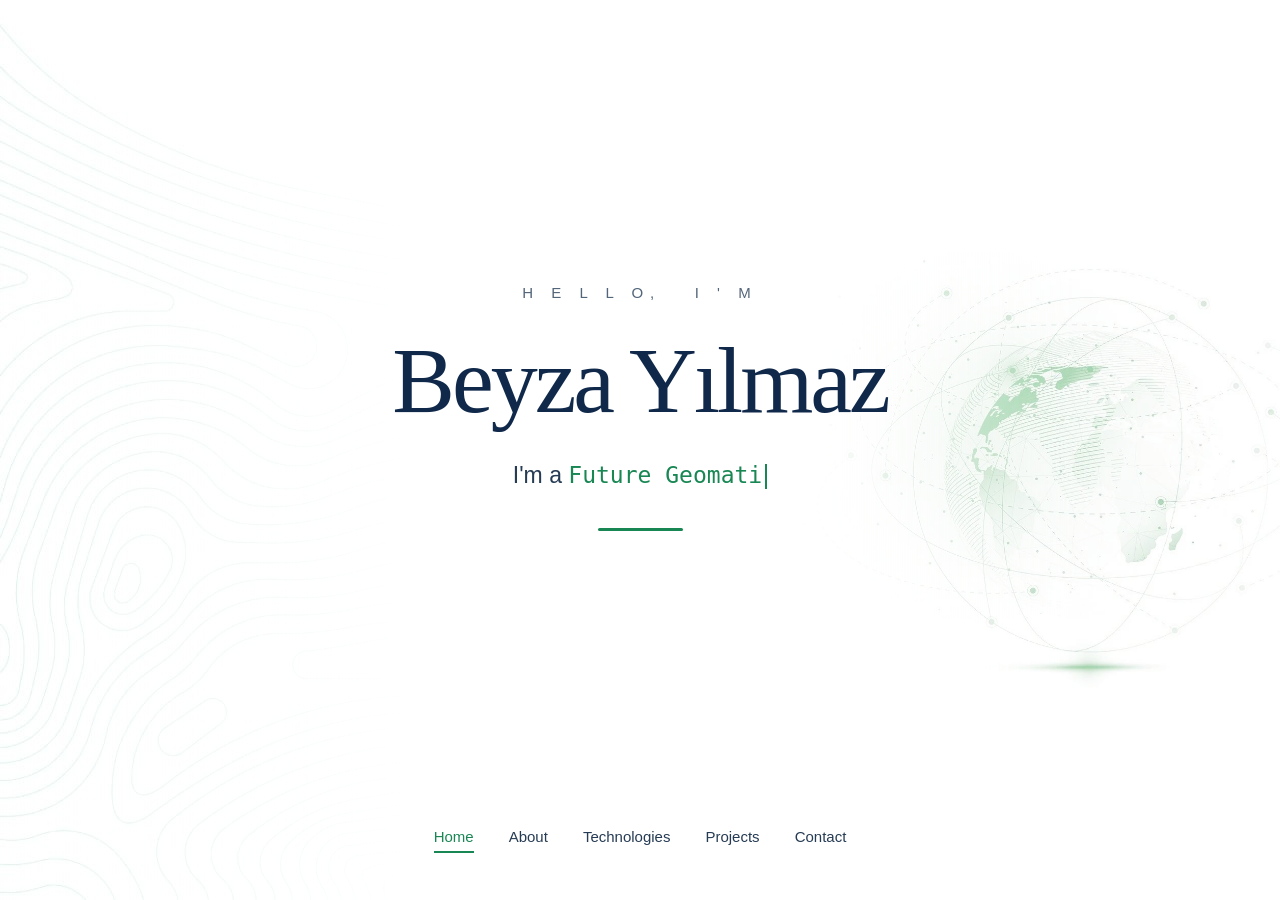
<file: index.html>
<!DOCTYPE html>
<html lang="en">
<head>
    <meta charset="UTF-8">
    <meta name="viewport" content="width=device-width, initial-scale=1.0">
    <title>Beyza Yılmaz | Personal Website</title>

    <style>
        * {
            margin: 0;
            padding: 0;
            box-sizing: border-box;
        }

        body {
            font-family: Arial, sans-serif;
            background: #fff;
            color: #10294b;
        }

        .home {
            min-height: 100vh;
            min-height: 100svh;
            position: relative;
            display: flex;
            align-items: center;
            justify-content: center;
            overflow: hidden;
            padding: 40px 20px 125px;
        }

        /* Decorative images */
        .left-image {
            position: absolute;
            left: 0;
            top: 0;
            height: 100%;
            width: 32%;
            object-fit: cover;
            object-position: left center;
            opacity: 0.45;
            pointer-events: none;
            mask-image: linear-gradient(to right, black, transparent);
            -webkit-mask-image: linear-gradient(to right, black, transparent);
        }

        .globe-image {
            position: absolute;
            right: -65px;
            top: 50%;
            transform: translateY(-50%);
            width: min(43vw, 570px);
            height: auto;
            opacity: 0.55;
            pointer-events: none;
            mask-image: linear-gradient(to left, black 50%, transparent);
            -webkit-mask-image: linear-gradient(to left, black 50%, transparent);
        }

        /* Main introduction */
        .intro {
            position: relative;
            z-index: 1;
            text-align: center;
            width: 100%;
            max-width: 900px;
        }

        .hello {
            font-size: 15px;
            letter-spacing: 7px;
            margin-bottom: 25px;
            color: #53657a;
        }

        h1 {
            font-family: Georgia, "Times New Roman", serif;
            font-weight: normal;
            font-size: clamp(48px, 7.5vw, 94px);
            letter-spacing: -3px;
            margin-bottom: 28px;
        }

        .subtitle {
            font-size: clamp(16px, 2.1vw, 23px);
            color: #263b54;
            min-height: 34px;
        }

        #typed-text {
            color: #198754;
            font-family: monospace;
        }

        .cursor {
            display: inline-block;
            width: 2px;
            height: 25px;
            background: #198754;
            margin-left: 3px;
            vertical-align: middle;
            animation: blink 0.8s steps(2, start) infinite;
        }

        .accent-line {
            width: 85px;
            height: 3px;
            background: #198754;
            margin: 32px auto 0;
            border-radius: 5px;
        }

        /* Bottom navigation */
        .navigation {
            position: absolute;
            z-index: 2;
            bottom: 45px;
            left: 0;
            width: 100%;
            display: flex;
            justify-content: center;
            align-items: center;
            flex-wrap: wrap;
            gap: 35px;
            padding: 0 20px;
        }

        .navigation a {
            position: relative;
            text-decoration: none;
            color: #263b54;
            font-size: 15px;
            padding: 10px 0;
            transition: color 0.25s ease;
        }

        .navigation a::after {
            content: "";
            position: absolute;
            bottom: 2px;
            left: 0;
            width: 0;
            height: 2px;
            background: #198754;
            transition: width 0.3s ease;
        }

        .navigation a:hover,
        .navigation a.active {
            color: #198754;
        }

        .navigation a:hover::after,
        .navigation a.active::after {
            width: 100%;
        }

        @keyframes blink {
            50% { opacity: 0; }
        }

        /* Responsive layout */
        @media (max-width: 650px) {
            .home {
                padding-bottom: 145px;
            }

            h1 {
                letter-spacing: -1.5px;
            }

            .hello {
                font-size: 12px;
                letter-spacing: 5px;
            }

            .left-image {
                width: 40%;
                opacity: 0.3;
            }

            .globe-image {
                width: 65vw;
                right: -100px;
                opacity: 0.25;
            }

            .navigation {
                bottom: 20px;
                gap: 12px 22px;
            }

            .navigation a {
                font-size: 13px;
            }
        }

        @media (prefers-reduced-motion: reduce) {
            .cursor {
                animation: none;
            }

            .navigation a,
            .navigation a::after {
                transition: none;
            }
        }
    </style>
</head>

<body>
    <main class="home">

        <img
            src="images/leftside.jpg"
            alt=""
            class="left-image"
        >

        <img
            src="images/globe.jpg"
            alt=""
            class="globe-image"
        >

        <section class="intro">
            <p class="hello">H E L L O, &nbsp; I ' M</p>

            <h1>Beyza Yılmaz</h1>

            <p class="subtitle">
                I'm a <span id="typed-text"></span><span class="cursor"></span>
            </p>

            <div class="accent-line"></div>
        </section>

        <nav class="navigation">
            <a href="index.html" class="active">Home</a>
            <a href="about.html">About</a>
            <a href="technologies.html">Technologies</a>
            <a href="projects.html">Projects</a>
            <a href="contact.html">Contact</a>
        </nav>

    </main>

    <script>
        const message = "Future Geomatics Engineer";
        const typedText = document.getElementById("typed-text");
        let letter = 0;

        function typeWriter() {
            if (letter < message.length) {
                typedText.textContent += message.charAt(letter);
                letter++;
                setTimeout(typeWriter, 80);
            }
        }

        window.addEventListener("load", typeWriter);
    </script>
</body>
</html>
</file>
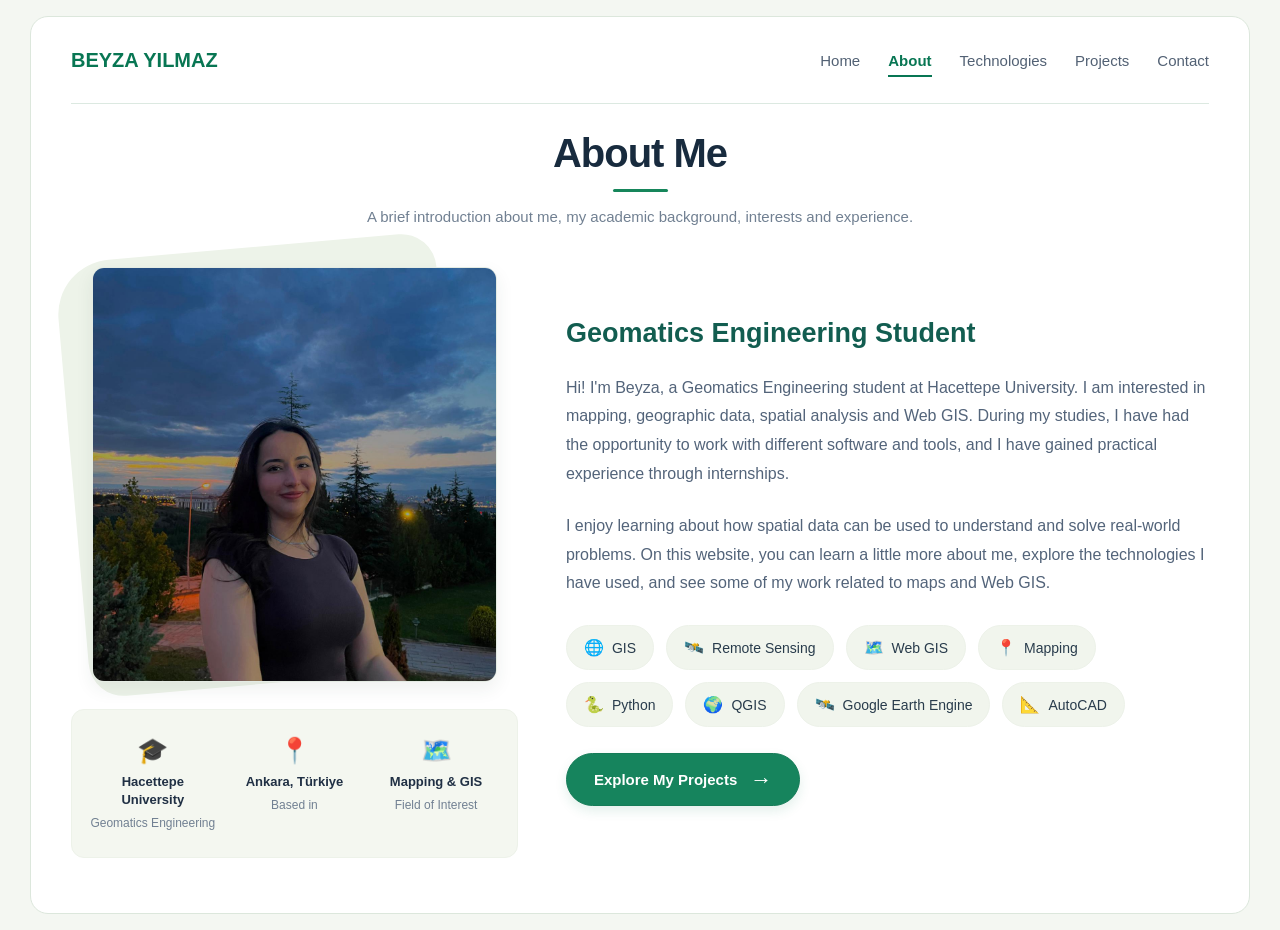
<file: about.html>
<!DOCTYPE html>
<html lang="en">
<head>
    <meta charset="UTF-8">
    <meta name="viewport" content="width=device-width, initial-scale=1.0">
    <title>About Me | Beyza Yılmaz</title>

    <style>
        * {
            box-sizing: border-box;
        }

        body {
            margin: 0;
            padding: 0;
            background: #f4f7f2;
            font-family: Arial, Helvetica, sans-serif;
            color: #203044;
        }

        .page-frame {
            position: relative;
            width: calc(100% - 60px);
            max-width: 1510px;
            min-height: 90vh;
            margin: 16px auto;
            padding: 0 40px 55px;
            border: 1px solid #dce7dc;
            border-radius: 18px;
            background: #fff;
        }

        .top-nav {
            min-height: 87px;
            display: flex;
            justify-content: space-between;
            align-items: center;
            gap: 25px;
            border-bottom: 1px solid #dce9e1;
        }

        .brand {
            color: #087653;
            font-size: 20px;
            font-weight: 700;
            text-decoration: none;
            white-space: nowrap;
        }

        .nav-links {
            display: flex;
            align-items: center;
            gap: 28px;
        }

        .nav-links a {
            position: relative;
            padding: 8px 0;
            color: #526174;
            font-size: 15px;
            text-decoration: none;
            white-space: nowrap;
        }

        .nav-links a::after {
            content: "";
            position: absolute;
            bottom: 0;
            left: 0;
            width: 0;
            height: 2px;
            background: #087653;
            transition: width 0.25s ease;
        }

        .nav-links a:hover::after,
        .nav-links a.active::after {
            width: 100%;
        }

        .nav-links a.active {
            color: #087653;
            font-weight: 600;
        }

        .about-heading {
            text-align: center;
            margin: 27px 0 38px;
        }

        .about-heading h1 {
            margin: 0 0 13px;
            color: #182b3e;
            font-size: 40px;
            font-weight: 650;
            letter-spacing: -1px;
        }

        .heading-line {
            width: 55px;
            height: 3px;
            margin: 0 auto 13px;
            border-radius: 5px;
            background: #16865b;
        }

        .heading-subtitle {
            margin: 0;
            color: #718092;
            font-size: 15px;
            line-height: 1.6;
        }

        .about-content {
            display: grid;
            grid-template-columns: minmax(300px, 0.82fr) minmax(0, 1.18fr);
            gap: 48px;
            align-items: center;
            max-width: 1370px;
            margin: 0 auto;
        }

        .left-column {
            min-width: 0;
        }

        .photo-wrapper {
            position: relative;
            width: 100%;
            max-width: 405px;
            margin: 0 auto 27px;
        }

        .photo-wrapper::before {
            content: "";
            position: absolute;
            z-index: 0;
            top: -20px;
            left: -20px;
            width: 94%;
            height: 105%;
            border-radius: 55px 35px 55px 35px;
            background: #edf3e9;
            transform: rotate(-5deg);
        }

        .about-photo {
            position: relative;
            z-index: 1;
            display: block;
            width: 100%;
            height: 415px;
            object-fit: cover;
            object-position: center;
            border: 1px solid #e4ebe3;
            border-radius: 12px;
            box-shadow: 0 7px 18px rgba(34, 62, 49, 0.08);
        }

        .info-cards {
            display: grid;
            grid-template-columns: repeat(3, minmax(0, 1fr));
            gap: 0;
            overflow: hidden;
            padding: 20px 10px;
            border: 1px solid #edf2e9;
            border-radius: 13px;
            background: #f4f7f0;
        }

        .info-card {
            min-width: 0;
            padding: 5px 7px;
            text-align: center;
        }

        .info-icon {
            display: block;
            margin-bottom: 8px;
            color: #18805b;
            font-size: 25px;
            line-height: 1.2;
        }

        .info-card strong {
            display: block;
            margin-bottom: 5px;
            color: #203044;
            font-size: 13px;
            line-height: 1.4;
        }

        .info-card span:last-child {
            display: block;
            color: #718092;
            font-size: 12px;
            line-height: 1.5;
        }

        .about-text {
            min-width: 0;
            padding: 0 0 4px;
        }

        .about-text h2 {
            margin: 0 0 22px;
            color: #125d50;
            font-size: 27px;
            font-weight: 600;
            line-height: 1.35;
        }

        .about-text p {
            margin: 0 0 23px;
            color: #53647a;
            font-size: 16px;
            line-height: 1.8;
        }

        .skill-tags {
            display: flex;
            flex-wrap: wrap;
            gap: 12px;
            margin: 27px 0 26px;
        }

        .skill-tag {
            display: inline-flex;
            align-items: center;
            justify-content: center;
            gap: 8px;
            padding: 12px 17px;
            border: 1px solid #edf2e9;
            border-radius: 40px;
            background: #f1f5ed;
            color: #293c4c;
            font-size: 14px;
            white-space: nowrap;
            transition:
                transform 0.25s ease,
                background 0.25s ease,
                box-shadow 0.25s ease;
        }

        .skill-tag:hover {
            transform: translateY(-3px);
            background: #e6efe4;
            box-shadow: 0 5px 14px rgba(30, 91, 65, 0.08);
        }

        .skill-icon {
            display: inline-flex;
            align-items: center;
            justify-content: center;
            color: #37785f;
            font-size: 16px;
            font-weight: 600;
        }

        .project-button {
            display: inline-flex;
            align-items: center;
            justify-content: center;
            gap: 13px;
            min-height: 53px;
            padding: 14px 27px;
            border: 1px solid #167c58;
            border-radius: 35px;
            background: #16845d;
            color: #fff;
            font-size: 15px;
            font-weight: 600;
            text-decoration: none;
            box-shadow: 0 5px 12px rgba(22, 132, 93, 0.12);
            transition:
                transform 0.25s ease,
                background 0.25s ease,
                box-shadow 0.25s ease;
        }

        .project-button:hover {
            transform: translateY(-3px);
            background: #106b4b;
            box-shadow: 0 8px 18px rgba(22, 132, 93, 0.2);
        }

        .button-arrow {
            font-size: 22px;
            line-height: 1;
        }

        @media (max-width: 1050px) {
            .page-frame {
                width: calc(100% - 30px);
                padding-right: 28px;
                padding-left: 28px;
            }

            .about-content {
                grid-template-columns: minmax(260px, 0.8fr) minmax(0, 1.2fr);
                gap: 30px;
            }

            .about-photo {
                height: 365px;
            }

            .about-text h2 {
                font-size: 24px;
            }

            .about-text p {
                font-size: 15px;
            }

            .skill-tag {
                padding: 10px 13px;
                font-size: 13px;
            }
        }

        @media (max-width: 800px) {
            .page-frame {
                width: calc(100% - 20px);
                margin: 10px auto;
                padding: 0 18px 35px;
            }

            .top-nav {
                padding: 20px 0;
                align-items: flex-start;
                flex-direction: column;
                gap: 15px;
            }

            .nav-links {
                width: 100%;
                flex-wrap: wrap;
                gap: 14px 20px;
            }

            .nav-links a {
                font-size: 14px;
            }

            .about-heading {
                margin: 30px 0 32px;
            }

            .about-heading h1 {
                font-size: 34px;
            }

            .about-content {
                grid-template-columns: 1fr;
                gap: 32px;
            }

            .left-column {
                width: 100%;
                max-width: 460px;
                margin: 0 auto;
            }

            .photo-wrapper {
                max-width: 390px;
            }

            .about-photo {
                height: auto;
                aspect-ratio: 0.95;
            }

            .about-text {
                padding: 0 2px;
            }

            .about-text h2 {
                font-size: 24px;
            }

            .about-text p {
                font-size: 15px;
                line-height: 1.8;
            }
        }

        @media (max-width: 420px) {
            .info-cards {
                padding: 14px 5px;
            }

            .info-card {
                padding: 0 4px;
            }

            .info-card strong {
                font-size: 11px;
            }

            .info-card span:last-child {
                font-size: 10px;
            }

            .skill-tags {
                gap: 8px;
            }

            .skill-tag {
                padding: 9px 12px;
                font-size: 12px;
            }

            .project-button {
                padding: 12px 20px;
            }
        }

        @media (prefers-reduced-motion: reduce) {
            *,
            *::before,
            *::after {
                transition-duration: 0.01ms !important;
            }
        }
    </style>
</head>

<body>
    <main class="page-frame">

        <nav class="top-nav">
            <a class="brand" href="index.html">BEYZA YILMAZ</a>

            <div class="nav-links">
                <a href="index.html">Home</a>
                <a href="about.html" class="active">About</a>
                <a href="technologies.html">Technologies</a>
                <a href="projects.html">Projects</a>
                <a href="contact.html">Contact</a>
            </div>
        </nav>

        <header class="about-heading">
            <h1>About Me</h1>
            <div class="heading-line"></div>
            <p class="heading-subtitle">
                A brief introduction about me, my academic background, interests and experience.
            </p>
        </header>

        <section class="about-content">

            <div class="left-column">
                <div class="photo-wrapper">
                    <img
                        class="about-photo"
                        src="images/profil.jpg"
                        alt="Beyza Yılmaz"
                    >
                </div>

                <div class="info-cards">
                    <div class="info-card">
                        <span class="info-icon" aria-hidden="true">🎓</span>
                        <strong>Hacettepe University</strong>
                        <span>Geomatics Engineering</span>
                    </div>

                    <div class="info-card">
                        <span class="info-icon" aria-hidden="true">📍</span>
                        <strong>Ankara, Türkiye</strong>
                        <span>Based in</span>
                    </div>

                    <div class="info-card">
                        <span class="info-icon" aria-hidden="true">🗺️</span>
                        <strong>Mapping &amp; GIS</strong>
                        <span>Field of Interest</span>
                    </div>
                </div>
            </div>

            <div class="about-text">
                <h2>Geomatics Engineering Student</h2>

                <p>
                    Hi! I'm Beyza, a Geomatics Engineering student at Hacettepe University.
                    I am interested in mapping, geographic data, spatial analysis and Web GIS.
                    During my studies, I have had the opportunity to work with different software
                    and tools, and I have gained practical experience through internships.
                </p>

                <p>
                    I enjoy learning about how spatial data can be used to understand and solve
                    real-world problems. On this website, you can learn a little more about me,
                    explore the technologies I have used, and see some of my work related to maps
                    and Web GIS.
                </p>

                <div class="skill-tags">
                    <span class="skill-tag"><span class="skill-icon">🌐</span> GIS</span>
                    <span class="skill-tag"><span class="skill-icon">🛰️</span> Remote Sensing</span>
                    <span class="skill-tag"><span class="skill-icon">🗺️</span> Web GIS</span>
                    <span class="skill-tag"><span class="skill-icon">📍</span> Mapping</span>
                    <span class="skill-tag"><span class="skill-icon">🐍</span> Python</span>
                    <span class="skill-tag"><span class="skill-icon">🌍</span> QGIS</span>
                    <span class="skill-tag"><span class="skill-icon">🛰️</span> Google Earth Engine</span>
                    <span class="skill-tag"><span class="skill-icon">📐</span> AutoCAD</span>
                </div>

                <a class="project-button" href="projects.html">
                    Explore My Projects
                    <span class="button-arrow" aria-hidden="true">→</span>
                </a>
            </div>
        </section>

    </main>
</body>
</html>
</file>
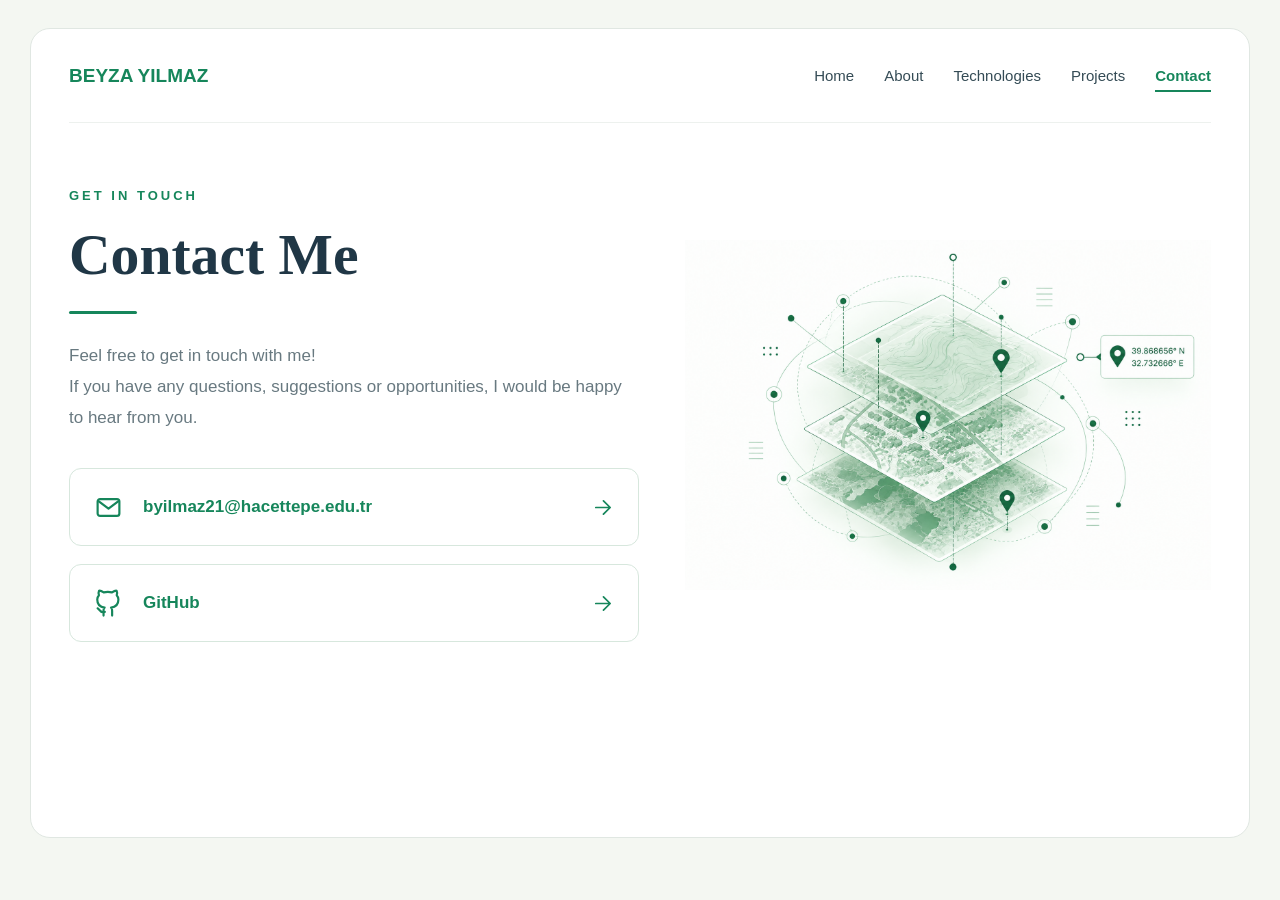
<file: contact.html>
<!DOCTYPE html>
<html lang="en">
<head>
    <meta charset="UTF-8">
    <meta name="viewport" content="width=device-width, initial-scale=1.0">
    <title>Contact | Beyza Yılmaz</title>

    <style>
        * {
            box-sizing: border-box;
        }

        body {
            margin: 0;
            font-family: Arial, sans-serif;
            color: #263b45;
            background: #f4f7f2;
        }

        .page-frame {
            width: calc(100% - 60px);
            max-width: 1450px;
            min-height: 90vh;
            margin: 28px auto;
            padding: 0 38px 45px;
            border: 1px solid #e0e7e2;
            border-radius: 20px;
            background: #fff;
        }

        nav {
            display: flex;
            align-items: center;
            justify-content: space-between;
            gap: 24px;
            padding: 30px 0;
            border-bottom: 1px solid #edf1ee;
        }

        .brand {
            color: #16865b;
            font-size: 19px;
            font-weight: 600;
            text-decoration: none;
            white-space: nowrap;
        }

        .nav-links {
            display: flex;
            align-items: center;
            gap: 30px;
        }

        .nav-links a {
            position: relative;
            padding: 8px 0;
            color: #344b55;
            font-size: 15px;
            text-decoration: none;
            transition: color 0.2s;
        }

        .nav-links a:hover,
        .nav-links a.active {
            color: #16865b;
            font-weight: 600;
        }

        .nav-links a::after {
            content: "";
            position: absolute;
            left: 0;
            bottom: 0;
            width: 0;
            height: 2px;
            background: #16865b;
            transition: width 0.25s ease;
        }

        .nav-links a:hover::after,
        .nav-links a.active::after {
            width: 100%;
        }

        /* Main contact layout */
        .content {
            display: grid;
            grid-template-columns: minmax(0, 1.05fr) minmax(0, 0.95fr);
            align-items: center;
            gap: 35px;
            max-width: 1320px;
            margin: 0 auto;
            padding: 65px 0 55px;
        }

        .contact-info {
            min-width: 0;
        }

        .eyebrow {
            color: #16865b;
            font-size: 13px;
            font-weight: 700;
            letter-spacing: 3px;
        }

        h1 {
            margin: 20px 0 18px;
            color: #203746;
            font-family: Georgia, "Times New Roman", serif;
            font-size: clamp(42px, 4.5vw, 68px);
            line-height: 1.1;
        }

        .title-line {
            width: 68px;
            height: 3px;
            margin: 25px 0 27px;
            border-radius: 3px;
            background: #16865b;
        }

        .intro {
            max-width: 570px;
            margin: 0;
            color: #687980;
            font-size: 17px;
            line-height: 1.8;
        }

        .contact-buttons {
            display: flex;
            flex-direction: column;
            gap: 18px;
            width: 100%;
            max-width: 570px;
            margin-top: 35px;
        }

        .contact-button {
            display: flex;
            align-items: center;
            gap: 20px;
            min-height: 78px;
            padding: 18px 24px;
            border: 1px solid #d7e7dd;
            border-radius: 12px;
            color: #16865b;
            background: #fff;
            font-size: 17px;
            font-weight: 600;
            text-decoration: none;
            transition: background 0.2s, border-color 0.2s, transform 0.2s;
        }

        .contact-button:hover {
            background: #f3faf5;
            border-color: #a8d7bf;
            transform: translateY(-2px);
        }

        .contact-button svg {
            width: 29px;
            height: 29px;
            flex-shrink: 0;
            fill: none;
            stroke: currentColor;
            stroke-width: 1.8;
            stroke-linecap: round;
            stroke-linejoin: round;
        }

        .contact-button .button-text {
            flex: 1;
            overflow-wrap: anywhere;
        }

        .contact-button .arrow {
            width: 23px;
            height: 23px;
            flex-shrink: 0;
        }

        /* Map illustration on the right */
        .contact-visual {
            display: flex;
            align-items: center;
            justify-content: center;
            min-width: 0;
        }

        .contact-visual img {
            display: block;
            width: 100%;
            max-width: 600px;
            height: auto;
            object-fit: contain;
        }

        @media (max-width: 900px) {
            .page-frame {
                width: calc(100% - 32px);
                padding-right: 28px;
                padding-left: 28px;
            }

            nav {
                gap: 20px;
            }

            .nav-links {
                gap: 18px;
            }

            .content {
                grid-template-columns: minmax(0, 1fr) minmax(0, 0.85fr);
                gap: 22px;
                padding-top: 55px;
            }

            .contact-button {
                gap: 13px;
                padding: 16px;
                font-size: 15px;
            }

            .intro {
                font-size: 16px;
            }
        }

        @media (max-width: 700px) {
            .page-frame {
                width: calc(100% - 24px);
                margin: 12px auto;
                padding: 0 20px 30px;
            }

            nav {
                align-items: flex-start;
                flex-direction: column;
                gap: 18px;
                padding: 24px 0;
            }

            .nav-links {
                flex-wrap: wrap;
                gap: 12px 18px;
            }

            .nav-links a {
                font-size: 14px;
            }

            .content {
                grid-template-columns: 1fr;
                gap: 28px;
                padding: 42px 0 20px;
            }

            h1 {
                margin-top: 16px;
                font-size: 44px;
            }

            .intro {
                font-size: 16px;
            }

            .contact-buttons {
                margin-top: 26px;
            }

            .contact-button {
                min-height: 68px;
                padding: 15px;
                font-size: 15px;
            }

            .contact-visual {
                width: 100%;
                max-width: 500px;
                margin: 0 auto;
            }
        }
    </style>
</head>

<body>
    <div class="page-frame">

        <nav>
            <a class="brand" href="index.html">BEYZA YILMAZ</a>

            <div class="nav-links">
                <a href="index.html">Home</a>
                <a href="about.html">About</a>
                <a href="technologies.html">Technologies</a>
                <a href="projects.html">Projects</a>
                <a href="contact.html" class="active">Contact</a>
            </div>
        </nav>

        <main class="content">

            <section class="contact-info">
                <div class="eyebrow">GET IN TOUCH</div>

                <h1>Contact Me</h1>

                <div class="title-line"></div>

                <p class="intro">
                    Feel free to get in touch with me!<br>
                    If you have any questions, suggestions or opportunities,
                    I would be happy to hear from you.
                </p>

                <div class="contact-buttons">

                    <a class="contact-button"
                       href="mailto:byilmaz21@hacettepe.edu.tr">

                        <svg viewBox="0 0 24 24" aria-hidden="true">
                            <rect x="3" y="5" width="18" height="14" rx="2"/>
                            <path d="m4 7 8 6 8-6"/>
                        </svg>

                        <span class="button-text">
                            byilmaz21@hacettepe.edu.tr
                        </span>

                        <svg class="arrow" viewBox="0 0 24 24" aria-hidden="true">
                            <path d="M5 12h14M13 5l7 7-7 7"/>
                        </svg>
                    </a>

                    <a class="contact-button"
                       href="https://github.com/byzyiilmaz"
                       target="_blank"
                       rel="noopener noreferrer">

                        <svg viewBox="0 0 24 24" aria-hidden="true">
                            <path d="M9 19c-4.3 1.4-4.3-2.5-6-3m12 6v-3.9a3.4 3.4 0 0 0-.9-2.7c3-.3 6.1-1.5 6.1-6.7a5.2 5.2 0 0 0-1.4-3.6 4.8 4.8 0 0 0-.1-3.7s-1.2-.4-3.8 1.4a13.2 13.2 0 0 0-6.9 0C5.4 1 4.2 1.4 4.2 1.4a4.8 4.8 0 0 0-.1 3.7 5.2 5.2 0 0 0-1.4 3.6c0 5.2 3.1 6.4 6.1 6.7a3.4 3.4 0 0 0-.9 2.7V22"/>
                        </svg>

                        <span class="button-text">GitHub</span>

                        <svg class="arrow" viewBox="0 0 24 24" aria-hidden="true">
                            <path d="M5 12h14M13 5l7 7-7 7"/>
                        </svg>
                    </a>

                </div>
            </section>

            <div class="contact-visual">
                <img src="images/connection.png"
                     alt="Layered GIS map illustration with geographic coordinates">
            </div>

        </main>
    </div>
</body>
</html>
</file>
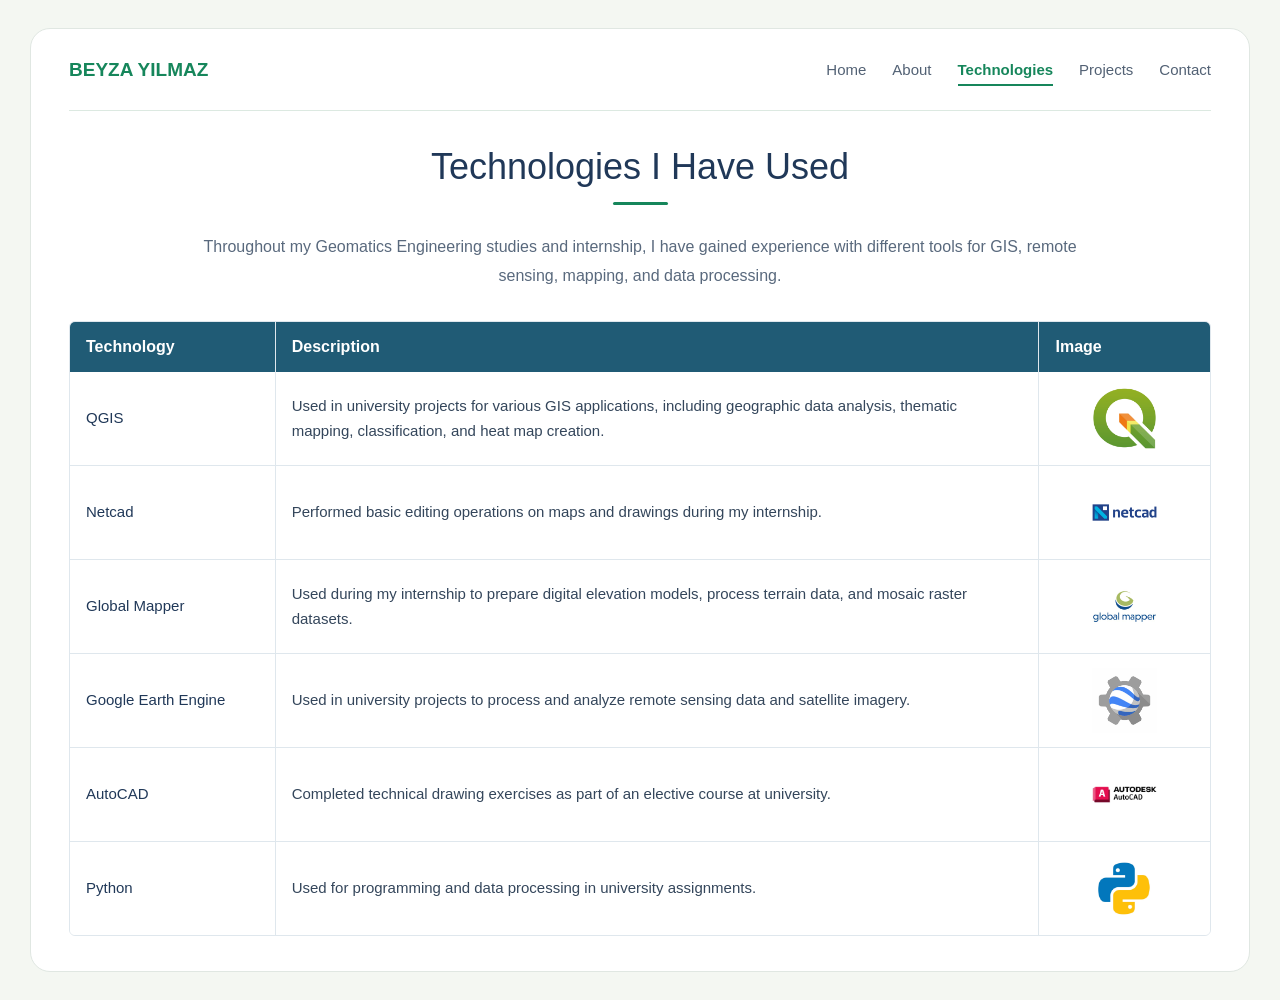
<file: technologies.html>
<!DOCTYPE html>
<html lang="en">
<head>
    <meta charset="UTF-8">
    <meta name="viewport" content="width=device-width, initial-scale=1.0">
    <title>Technologies | Beyza Yılmaz</title>

    <style>
        * {
            box-sizing: border-box;
        }

        body {
            margin: 0;
            padding: 0;
            background: #f4f7f2;
            font-family: Arial, Helvetica, sans-serif;
            color: #203858;
        }

        .page-frame {
            width: calc(100% - 60px);
            max-width: 1450px;
            min-height: 90vh;
            margin: 28px auto;
            padding: 0 38px 35px;
            border: 1px solid #e0e7e2;
            border-radius: 20px;
            background: #fff;
        }

        .top-nav {
            min-height: 82px;
            display: flex;
            justify-content: space-between;
            align-items: center;
            gap: 25px;
            border-bottom: 1px solid #dce9e1;
        }

        .brand {
            color: #16865b;
            font-size: 19px;
            font-weight: 600;
            text-decoration: none;
            white-space: nowrap;
        }

        .nav-links {
            display: flex;
            align-items: center;
            gap: 26px;
        }

        .nav-links a {
            position: relative;
            padding: 8px 0;
            color: #526174;
            font-size: 15px;
            text-decoration: none;
            white-space: nowrap;
        }

        .nav-links a::after {
            content: "";
            position: absolute;
            bottom: 0;
            left: 0;
            width: 0;
            height: 2px;
            background: #16865b;
            transition: width 0.25s ease;
        }

        .nav-links a:hover::after,
        .nav-links a.active::after {
            width: 100%;
        }

        .nav-links a.active {
            color: #16865b;
            font-weight: 600;
        }

        .technologies-container {
            width: 100%;
            max-width: 1150px;
            margin: 0 auto;
        }

        .page-heading {
            text-align: center;
            margin: 35px 0 28px;
        }

        .page-heading h1 {
            margin: 0 0 14px;
            color: #203858;
            font-size: 36px;
            font-weight: 500;
        }

        .heading-line {
            width: 55px;
            height: 3px;
            margin: 0 auto;
            border-radius: 5px;
            background: #16865b;
        }

        .intro {
            max-width: 900px;
            margin: 0 auto 30px;
            color: #59697d;
            text-align: center;
            font-size: 16px;
            line-height: 1.8;
        }

        .table-container {
            width: 100%;
            overflow-x: auto;
            border: 1px solid #dfe7ed;
            border-radius: 6px;
        }

        table {
            width: 100%;
            border-collapse: collapse;
            background: #ffffff;
        }

        thead {
            background: #205b75;
            color: #ffffff;
        }

        th {
            padding: 16px;
            text-align: left;
            font-size: 16px;
            font-weight: 600;
        }

        td {
            padding: 14px 16px;
            border-bottom: 1px solid #dfe7ed;
            color: #34465b;
            font-size: 15px;
            line-height: 1.7;
            vertical-align: middle;
        }

        th,
        td {
            border-right: 1px solid #dfe7ed;
        }

        th:last-child,
        td:last-child {
            border-right: none;
        }

        tbody tr:last-child td {
            border-bottom: none;
        }

        tbody tr {
            transition: background 0.2s ease;
        }

        tbody tr:hover {
            background: #f5faf7;
        }

        td:first-child {
            width: 18%;
            color: #203858;
            font-weight: 500;
        }

        td:nth-child(2) {
            width: 67%;
        }

        td:last-child {
            width: 15%;
            text-align: center;
        }

        td img {
            display: block;
            width: 85px;
            height: 65px;
            object-fit: contain;
            margin: 0 auto;
        }

        @media (max-width: 760px) {
            .page-frame {
                width: calc(100% - 20px);
                margin: 10px auto;
                padding: 0 18px 25px;
            }

            .top-nav {
                padding: 20px 0;
                align-items: flex-start;
                flex-direction: column;
                gap: 15px;
            }

            .nav-links {
                width: 100%;
                flex-wrap: wrap;
                gap: 17px;
            }

            .page-heading {
                margin: 30px 0 22px;
            }

            .page-heading h1 {
                font-size: 29px;
            }

            .intro {
                font-size: 15px;
            }

            table {
                min-width: 650px;
            }
        }
    </style>
</head>

<body>
    <main class="page-frame">

        <nav class="top-nav">
            <a class="brand" href="index.html">BEYZA YILMAZ</a>

            <div class="nav-links">
                <a href="index.html">Home</a>
                <a href="about.html">About</a>
                <a href="technologies.html" class="active">Technologies</a>
                <a href="projects.html">Projects</a>
                <a href="contact.html">Contact</a>
            </div>
        </nav>

        <section class="technologies-container">

            <header class="page-heading">
                <h1>Technologies I Have Used</h1>
                <div class="heading-line"></div>
            </header>

            <p class="intro">
                Throughout my Geomatics Engineering studies and internship,
                I have gained experience with different tools for GIS,
                remote sensing, mapping, and data processing.
            </p>

            <div class="table-container">
                <table>
                    <thead>
                        <tr>
                            <th>Technology</th>
                            <th>Description</th>
                            <th>Image</th>
                        </tr>
                    </thead>

                    <tbody>
                        <tr>
                            <td>QGIS</td>
                            <td>
                                Used in university projects for various GIS applications,
                                including geographic data analysis, thematic mapping,
                                classification, and heat map creation.
                            </td>
                            <td>
                                <img src="images/qgis.jpg" alt="QGIS logo">
                            </td>
                        </tr>

                        <tr>
                            <td>Netcad</td>
                            <td>
                                Performed basic editing operations on maps and drawings
                                during my internship.
                            </td>
                            <td>
                                <img src="images/netcad.jpg" alt="Netcad logo">
                            </td>
                        </tr>

                        <tr>
                            <td>Global Mapper</td>
                            <td>
                                Used during my internship to prepare digital elevation
                                models, process terrain data, and mosaic raster datasets.
                            </td>
                            <td>
                                <img src="images/globalmapper.jpg" alt="Global Mapper logo">
                            </td>
                        </tr>

                        <tr>
                            <td>Google Earth Engine</td>
                            <td>
                                Used in university projects to process and analyze
                                remote sensing data and satellite imagery.
                            </td>
                            <td>
                                <img src="images/gee.jpg" alt="Google Earth Engine logo">
                            </td>
                        </tr>

                        <tr>
                            <td>AutoCAD</td>
                            <td>
                                Completed technical drawing exercises as part of
                                an elective course at university.
                            </td>
                            <td>
                                <img src="images/autocad.jpg" alt="AutoCAD logo">
                            </td>
                        </tr>

                        <tr>
                            <td>Python</td>
                            <td>
                                Used for programming and data processing in
                                university assignments.
                            </td>
                            <td>
                                <img src="images/python.jpg" alt="Python logo">
                            </td>
                        </tr>
                    </tbody>
                </table>
            </div>
        </section>

    </main>
</body>
</html>
</file>
